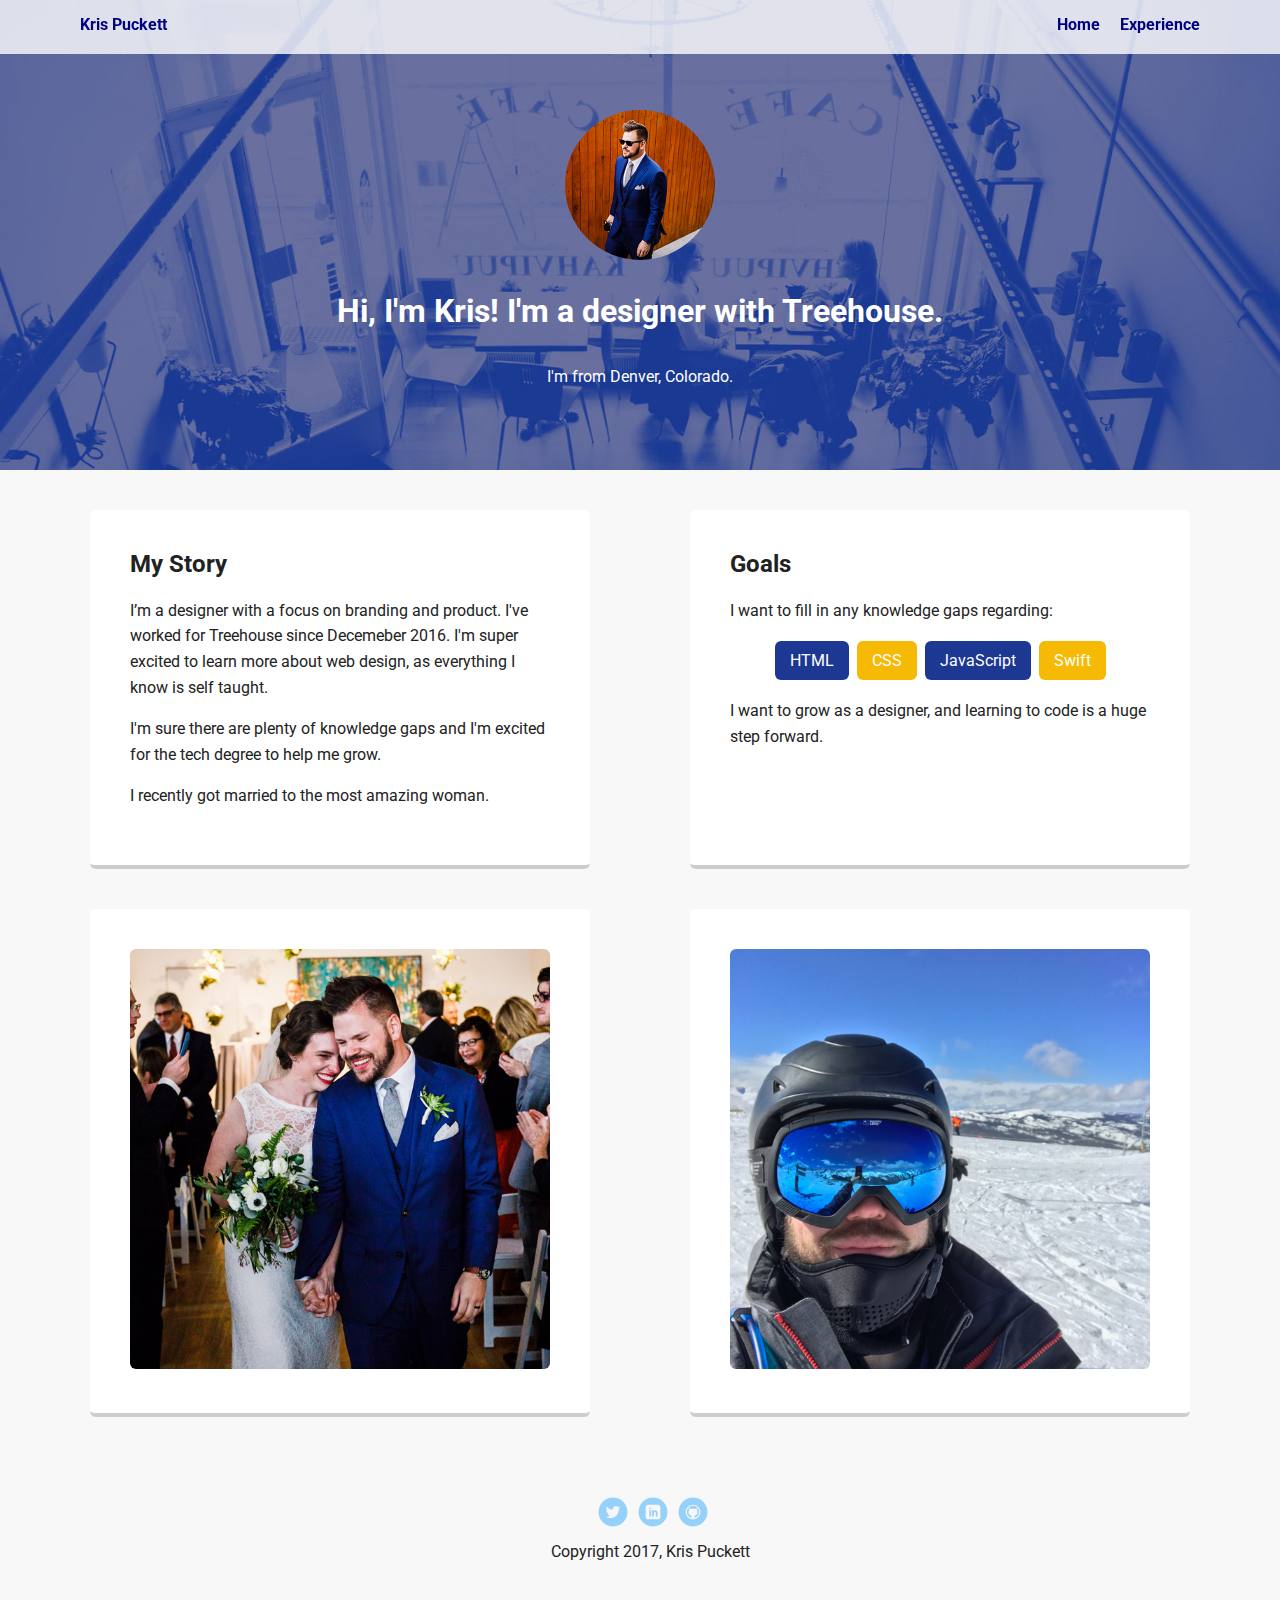
<file: index.html>
<!doctype html>
<html lang="en">
<head>
  <meta charset="utf-8">
  <title>The Profile of Kris Puckett</title>
  <meta name="viewport" content="width=device-width, initial-scale=1.0">
  <link rel="stylesheet" href="styles.css">
  <link href="https://fonts.googleapis.com/css?family=Muli%7CRoboto:400,300,500,700,900" rel="stylesheet"></head>
  <body>

    <div class="main-nav">
        <ul class="nav">
          <li class="name">Kris Puckett</li>
          <li><a href="index.html">Home</a></li>
          <li><a href="experience.html">Experience</a></li>
        </ul>
    </div>

    <header>
      <img src="images/me@2x.jpg" alt="Kris Puckett in a suit" class="profile-image">
      <h1 class="tag name">Hi, I'm Kris! I'm a designer with Treehouse.</h1>
      <p class="tag location">I'm from Denver, Colorado.</p>
    </header>

    <main class="flex">
      <div class="card">
        <h2>My Story</h2>
        <p>I’m a designer with a focus on branding and product. I've worked for Treehouse since Decemeber 2016. I'm super excited to learn more about web design, as everything I know is self taught.</p>
        <p>I'm sure there are plenty of knowledge gaps and I'm excited for the tech degree to help me grow.</p>
        <p>I recently got married to the most amazing woman.</p>
      </div> 
      <div class="card">
        <h2>Goals</h2>
        <p>I want to fill in any knowledge gaps regarding:</p>
        <ul class="skills">
          <li>HTML</li>
          <li>CSS</li>
          <li>JavaScript</li>
          <li>Swift</li>
        </ul>
        <p>I want to grow as a designer, and learning to code is a huge step forward.</p>       
      </div> 
    </main>
    <div class="flex">
        <div class="card"> 
            <img src="images/wife.jpg" alt="wedding picture in park" class="card-image">
        </div>
        <div class="card"> 
            <img src="images/ski.jpg" alt="wedding picture in park" class="card-image">
        </div>
    </div>
      
    <footer>
      <ul>
        <li><a href="http://www.twitter.com/krispuckett" class="social twitter">Twitter</a></li>
        <li><a href="https://www.linkedin.com/in/kris-puckett-0109041b" class="social linkedin">LinkedIn</a></li>
        <li><a href="http://www.github.com/krispuckett" class="social github">Github</a></li>
      </ul>
      <p class="copyright">Copyright 2017, Kris Puckett</p>
    </footer>
  </body>
  </html>
</file>
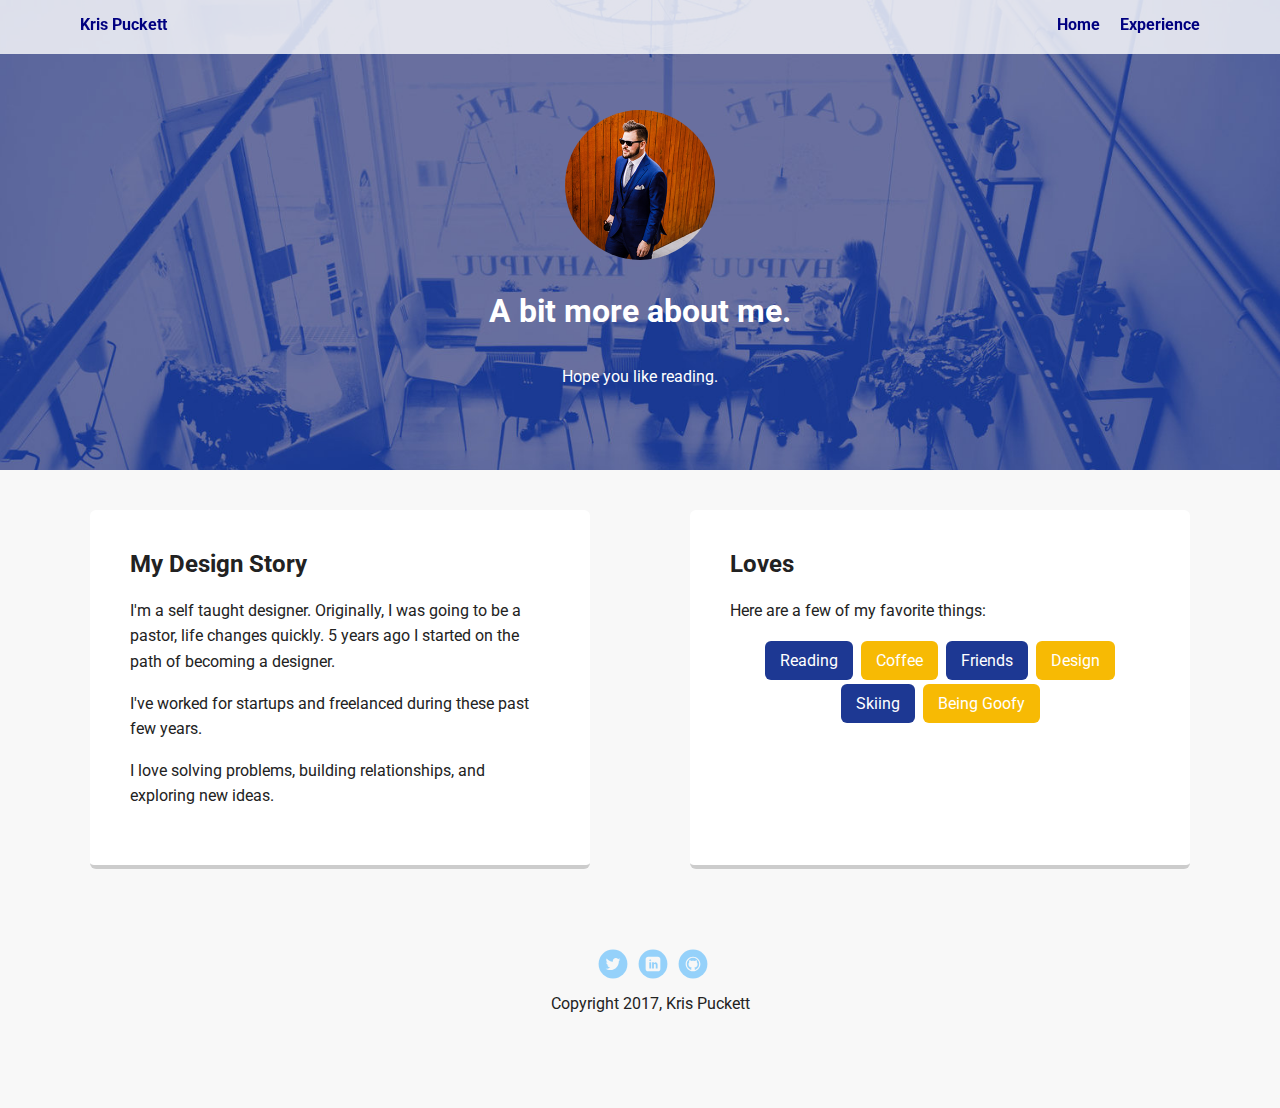
<file: experience.html>
<!doctype html>
<html lang="en">
<head>
  <meta charset="utf-8">
  <title>The Profile of Kris Puckett</title>
  <meta name="viewport" content="width=device-width, initial-scale=1.0">
  <link rel="stylesheet" href="styles.css">
  <link href="https://fonts.googleapis.com/css?family=Muli%7CRoboto:400,300,500,700,900" rel="stylesheet"></head>
  <body>

    <div class="main-nav">
        <ul class="nav">
          <li class="name">Kris Puckett</li>
          <li><a href="index.html">Home</a></li>
          <li><a href="#">Experience</a></li>
        </ul>
    </div>

    <header>
      <img src="images/me@2x.jpg" alt="Kris Puckett in a suit" class="profile-image">
      <h1 class="tag name">A bit more about me.</h1>
      <p class="tag location">Hope you like reading.</p>
    </header>

    <main class="flex">
      <div class="card">
        <h2>My Design Story</h2>
        <p>I'm a self taught designer. Originally, I was going to be a pastor, life changes quickly. 5 years ago I started on the path of becoming a designer.</p>
        <p>I've worked for startups and freelanced during these past few years.</p>
        <p>I love solving problems, building relationships, and exploring new ideas.</p>
      </div>
        
      <div class="card">
       <h2>Loves</h2>
        <p>Here are a few of my favorite things:</p>
        <ul class="skills">
          <li>Reading</li>
          <li>Coffee</li>
          <li>Friends</li>
          <li>Design</li>
          <li>Skiing</li>
          <li>Being Goofy</li>
        </ul>
      </div> 
    </main>
    <footer>
      <ul>
        <li><a href="http://www.twitter.com/krispuckett" class="social twitter">Twitter</a></li>
        <li><a href="https://www.linkedin.com/in/kris-puckett-0109041b" class="social linkedin">LinkedIn</a></li>
        <li><a href="http://www.github.com/krispuckett" class="social github">Github</a></li>
      </ul>
      <p class="copyright">Copyright 2017, Kris Puckett</p>
    </footer>
  </body>
  </html>
</file>
<file: styles.css>
/* Global Layout Set-up */
* { 
  box-sizing: border-box;
}
  
body {
  margin: 0;
  padding: 0;
  text-align: center;
  font-family: 'Roboto', sans-serif;
  color: #222;
  background: #F8F8F8;
}
/* Link Styles */

a {
  text-decoration: none;
  color: navy;
}
a:hover {
  color: #6633ff;
}

/* Section Styles */

.main-nav {
  width: 100%;
  background: rgba(255,255,255, .8);
  min-height: 30px;
  padding: 10px;
  position: fixed;
  text-align: center;
}
.nav {
  display: flex;
  justify-content: space-around;
  font-weight: 700;
  list-style-type: none;
  margin: 0 auto;
  padding: 0;
}

.nav .name {
    display: block;
    margin-right: auto;
    color: navy;
}
.nav li {
  padding: 5px 10px 10px 10px;
}
.nav a {
  transition: all .3s;
}
.nav a:hover {
  color: white;
}

header {
  text-align: center;
  background: url('images/cafe.jpg') no-repeat top center ;
  background-size: cover;
  overflow: hidden;
  padding-top: 60px;
}
header {
  line-height: 1.5;
}
header .profile-image {
  margin-top: 50px;
  width: 150px;
  height: 150px;
  border-radius: 75%;
  transition: all .5s;
}
header .profile-image:hover {
  transform: scale(2) ;
}
.tag {
  color: white;
  padding: 10px;
  border-radius: 5px;
  display: table;
  margin: 10px auto;
} 
.location {
  color: white;
}
.card {
  margin: 20px;
  padding: 20px 40px 40px;
  max-width: 500px;
  text-align: left;
  background: #fff;
  border-bottom: 4px solid #ccc;
  border-radius: 6px;
  transition: all .5s;
}
.card:hover {
  border-color: navy;
}

.card-image {
  max-width: 420px;
  border-radius: 6px;
  margin-top: 20px;
  transition: all .1s;
}

.card-image:hover {
  opacity: 0.8;
}

ul.skills {
  padding: 0;
  text-align: center;
}

.skills li {
  border-radius: 6px;
  display: inline-block;
  background: #F7BA04;
  color: white;
  padding: 10px 15px;
  margin: 2px;
}

.skills li:nth-child(odd) {
  background: #1D3893;
}

.skills li:hover {
  transform: translateY(4px);
}

footer {
  width: 100%;
  min-height: 30px;
  padding: 20px 0 40px 20px;
}

footer .copyright {
  top: -8px;
  font-size: .75em;
}

footer ul {
  list-style-type: none;
  margin: 0;
  padding: 0;
}

footer ul li {
  display: inline-block;
}

a.social {
  display: inline-block;
  text-indent: -9999px;
  margin-left: 5px;
  width: 30px;
  height: 30px;
  background-size: 30px 30px;
  opacity: .4;
  transition: all .5s;
}
a.twitter {
  background-image: url(images/twitter.svg);
}
a.linkedin {
  background-image: url(images/linkedin.svg);
}
a.github {
  background-image: url(images/github.svg);
}
a.social:hover {
  opacity: 1;
}
.clearfix {
  clear: both;
}

/* Styles for larger screens */
@media screen and (min-width: 720px) {
  
  .flex {
      display: -ms-flexbox;      /* TWEENER - IE 10 */
      display: flex; 
      max-width: 1200px;
      -ms-flex-pack: distribute;
      justify-content: space-around;
      margin: 0 auto;
  }

  header {
    min-height: 470px;
  }

  .nav {
    max-width: 1200px;
    padding: 0 30px;
  }
    

  main {
    padding-top: 20px;
  }

  main p {
    line-height: 1.6em;
  }

  footer {
    font-size: 1.3em;
    max-width: 1200px;
    margin: 40px auto;
  }

}
</file>
